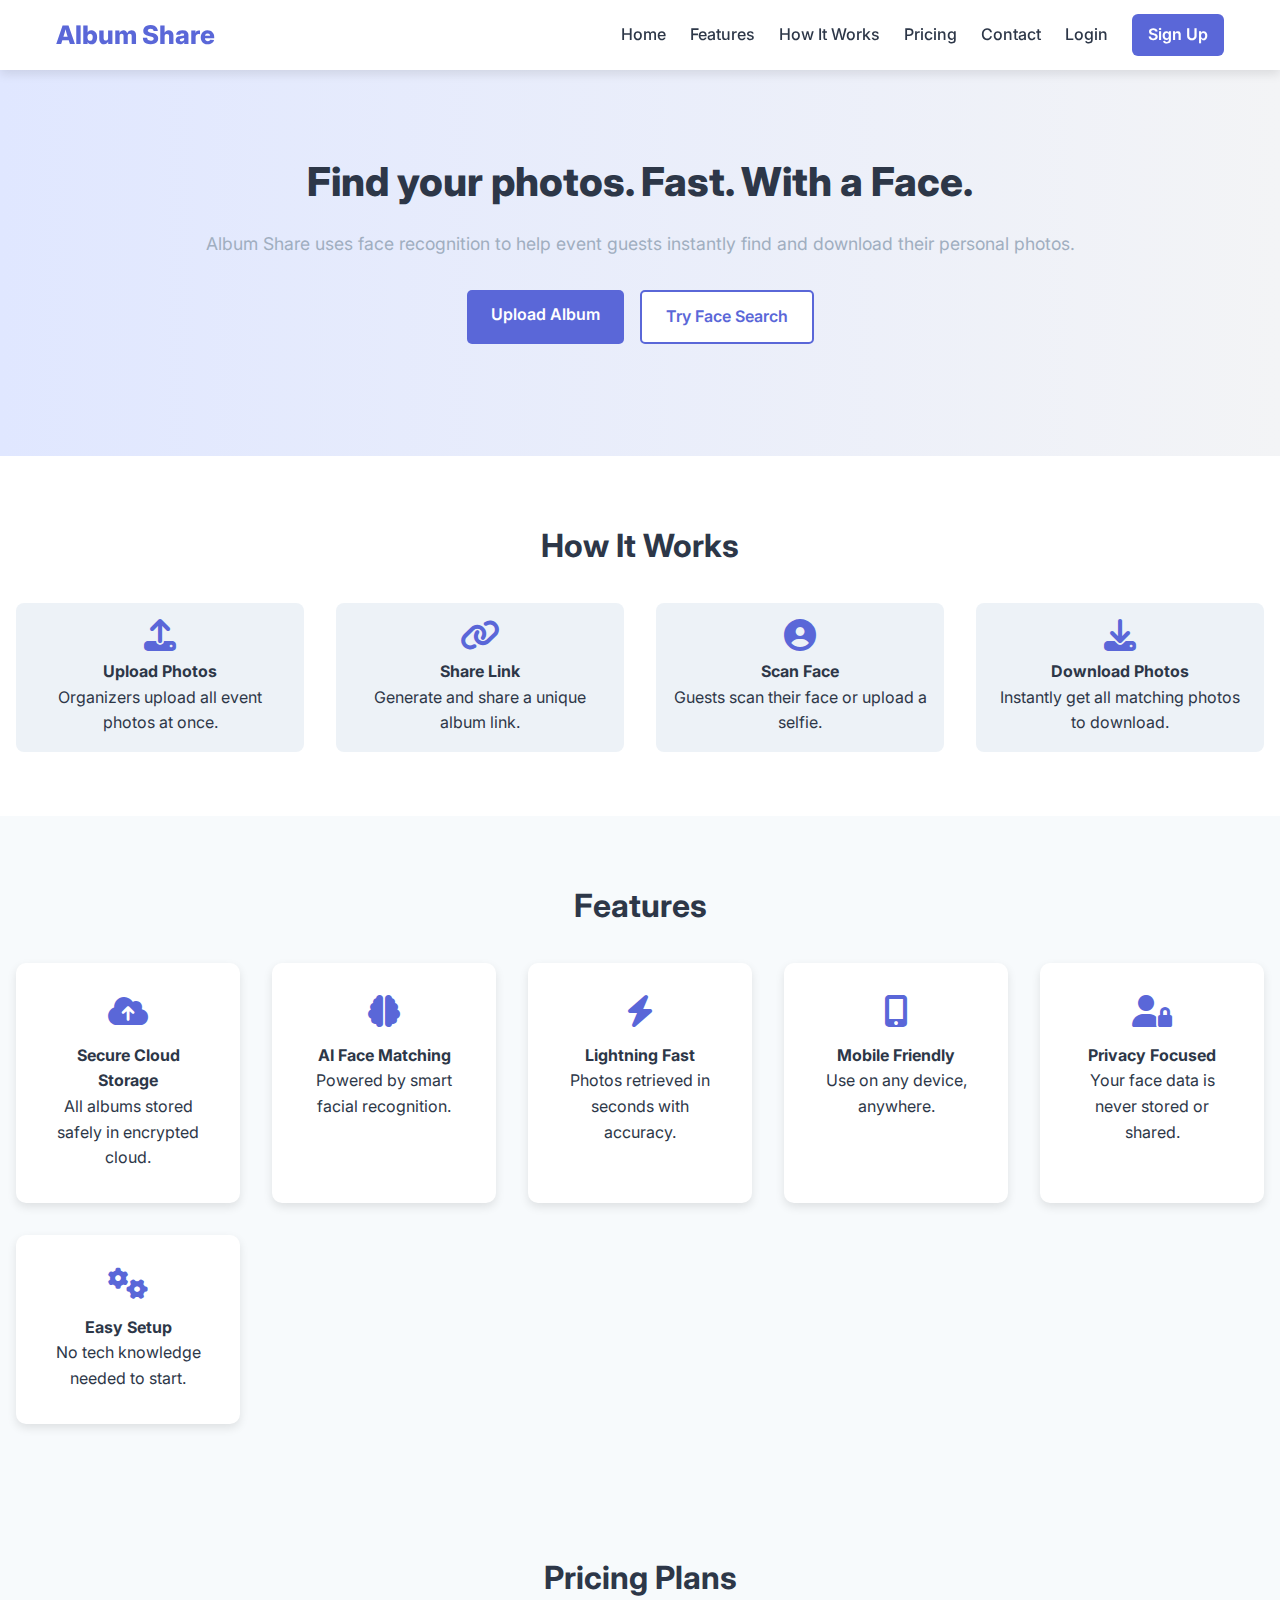
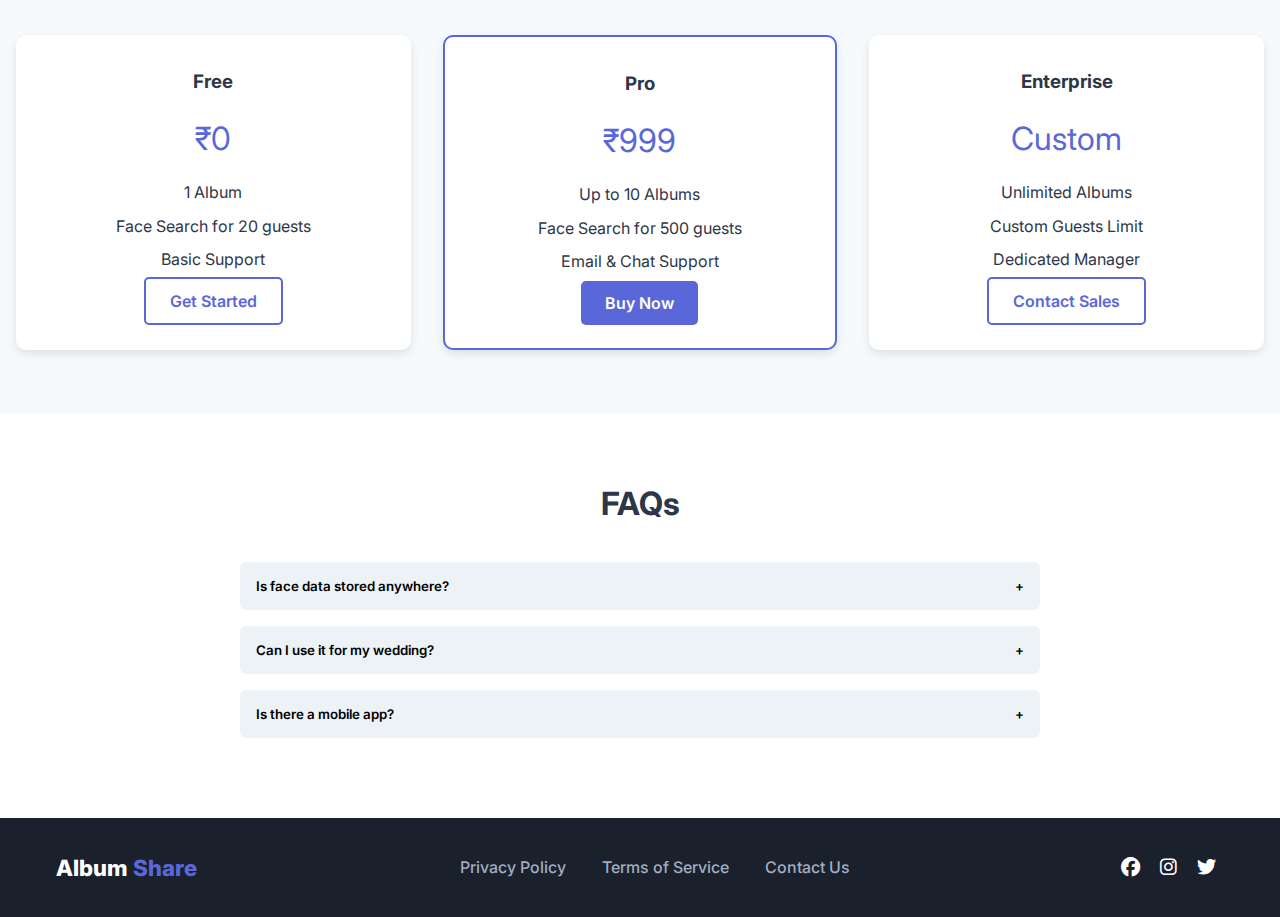
<file: Landing_Page/index.html>
<!DOCTYPE html>
<html lang="en">
<head>
  <meta charset="UTF-8" />
  <meta name="viewport" content="width=device-width, initial-scale=1.0" />
  <title>Album Share - Landing Page</title>
  <link href="https://fonts.googleapis.com/css2?family=Inter:wght@400;600;800&display=swap" rel="stylesheet">
  <link rel="stylesheet" href="https://cdnjs.cloudflare.com/ajax/libs/font-awesome/6.5.0/css/all.min.css">
  <link rel="stylesheet" href="style.css" />
</head>
<body>
  <!-- Header -->
  <header class="navbar">
    <div class="container nav-content">
      <div class="logo">Album Share</div>
      <nav class="nav-links" id="navLinks">
        <a href="#home">Home</a>
        <a href="#features">Features</a>
        <a href="#how">How It Works</a>
        <a href="#pricing">Pricing</a>
        <a href="#contact">Contact</a>
        <a href="#login" class="login">Login</a>
        <a href="#signup" class="signup">Sign Up</a>
      </nav>
      <div class="hamburger" onclick="toggleNav()">
        <i class="fas fa-bars"></i>
      </div>
    </div>
  </header>

  <!-- Hero -->
  <section class="hero" id="home">
    <div class="container hero-content">
      <h1>Find your photos. Fast. With a Face.</h1>
      <p>Album Share uses face recognition to help event guests instantly find and download their personal photos.</p>
      <div class="cta-buttons">
        <a href="#upload" class="btn primary">Upload Album</a>
        <a href="#try" class="btn secondary">Try Face Search</a>
      </div>
      <div class="hero-image">
       
      </div>
    </div>
  </section>

  <!-- How It Works -->
  <section class="how-it-works" id="how">
    <h2>How It Works</h2>
    <div class="steps">
      <div class="step">
        <i class="fas fa-upload"></i>
        <h4>Upload Photos</h4>
        <p>Organizers upload all event photos at once.</p>
      </div>
      <div class="step">
        <i class="fas fa-link"></i>
        <h4>Share Link</h4>
        <p>Generate and share a unique album link.</p>
      </div>
      <div class="step">
        <i class="fas fa-user-circle"></i>
        <h4>Scan Face</h4>
        <p>Guests scan their face or upload a selfie.</p>
      </div>
      <div class="step">
        <i class="fas fa-download"></i>
        <h4>Download Photos</h4>
        <p>Instantly get all matching photos to download.</p>
      </div>
    </div>
  </section>

  <!-- Features -->
  <section class="features" id="features">
    <h2>Features</h2>
    <div class="feature-cards">
      <div class="feature">
        <i class="fas fa-cloud-upload-alt"></i>
        <h4>Secure Cloud Storage</h4>
        <p>All albums stored safely in encrypted cloud.</p>
      </div>
      <div class="feature">
        <i class="fas fa-brain"></i>
        <h4>AI Face Matching</h4>
        <p>Powered by smart facial recognition.</p>
      </div>
      <div class="feature">
        <i class="fas fa-bolt"></i>
        <h4>Lightning Fast</h4>
        <p>Photos retrieved in seconds with accuracy.</p>
      </div>
      <div class="feature">
        <i class="fas fa-mobile-alt"></i>
        <h4>Mobile Friendly</h4>
        <p>Use on any device, anywhere.</p>
      </div>
      <div class="feature">
        <i class="fas fa-user-lock"></i>
        <h4>Privacy Focused</h4>
        <p>Your face data is never stored or shared.</p>
      </div>
      <div class="feature">
        <i class="fas fa-cogs"></i>
        <h4>Easy Setup</h4>
        <p>No tech knowledge needed to start.</p>
      </div>
    </div>
  </section>


  <!-- Pricing -->
  <section class="pricing" id="pricing">
    <h2>Pricing Plans</h2>
    <div class="pricing-cards">
      <div class="price-card">
        <h3>Free</h3>
        <p class="price">₹0</p>
        <ul>
          <li>1 Album</li>
          <li>Face Search for 20 guests</li>
          <li>Basic Support</li>
        </ul>
        <a href="#" class="btn secondary">Get Started</a>
      </div>
      <div class="price-card popular">
        <h3>Pro</h3>
        <p class="price">₹999</p>
        <ul>
          <li>Up to 10 Albums</li>
          <li>Face Search for 500 guests</li>
          <li>Email & Chat Support</li>
        </ul>
        <a href="#" class="btn primary">Buy Now</a>
      </div>
      <div class="price-card">
        <h3>Enterprise</h3>
        <p class="price">Custom</p>
        <ul>
          <li>Unlimited Albums</li>
          <li>Custom Guests Limit</li>
          <li>Dedicated Manager</li>
        </ul>
        <a href="#" class="btn secondary">Contact Sales</a>
      </div>
    </div>
  </section>

  <!-- FAQ -->
  <section class="faq" id="faq">
    <h2>FAQs</h2>
    <div class="faq-item">
      <button class="question">Is face data stored anywhere?<span>+</span></button>
      <div class="answer">No, face data is processed securely in real-time and never saved.</div>
    </div>
    <div class="faq-item">
      <button class="question">Can I use it for my wedding?<span>+</span></button>
      <div class="answer">Absolutely! Album Share is perfect for weddings and private events.</div>
    </div>
    <div class="faq-item">
      <button class="question">Is there a mobile app?<span>+</span></button>
      <div class="answer">A web app is fully responsive and mobile-friendly. Native apps are coming soon.</div>
    </div>
  </section>

  <!-- Footer -->
  <footer class="footer" id="contact">
    <div class="container footer-content">
      <div class="footer-logo">Album <span>Share</span></div>
      <div class="footer-links">
        <a href="#">Privacy Policy</a>
        <a href="#">Terms of Service</a>
        <a href="#">Contact Us</a>
      </div>
      <div class="footer-socials">
        <a href="#"><i class="fab fa-facebook"></i></a>
        <a href="#"><i class="fab fa-instagram"></i></a>
        <a href="#"><i class="fab fa-twitter"></i></a>
      </div>
    </div>
  </footer>

  <script>
    function toggleNav() {
      const nav = document.getElementById('navLinks');
      nav.classList.toggle('active');
    }

    const questions = document.querySelectorAll('.question');
    questions.forEach(q => q.addEventListener('click', () => {
      q.classList.toggle('open');
      const answer = q.nextElementSibling;
      answer.style.display = answer.style.display === 'block' ? 'none' : 'block';
    }));
  </script>
</body>
</html>
</file>
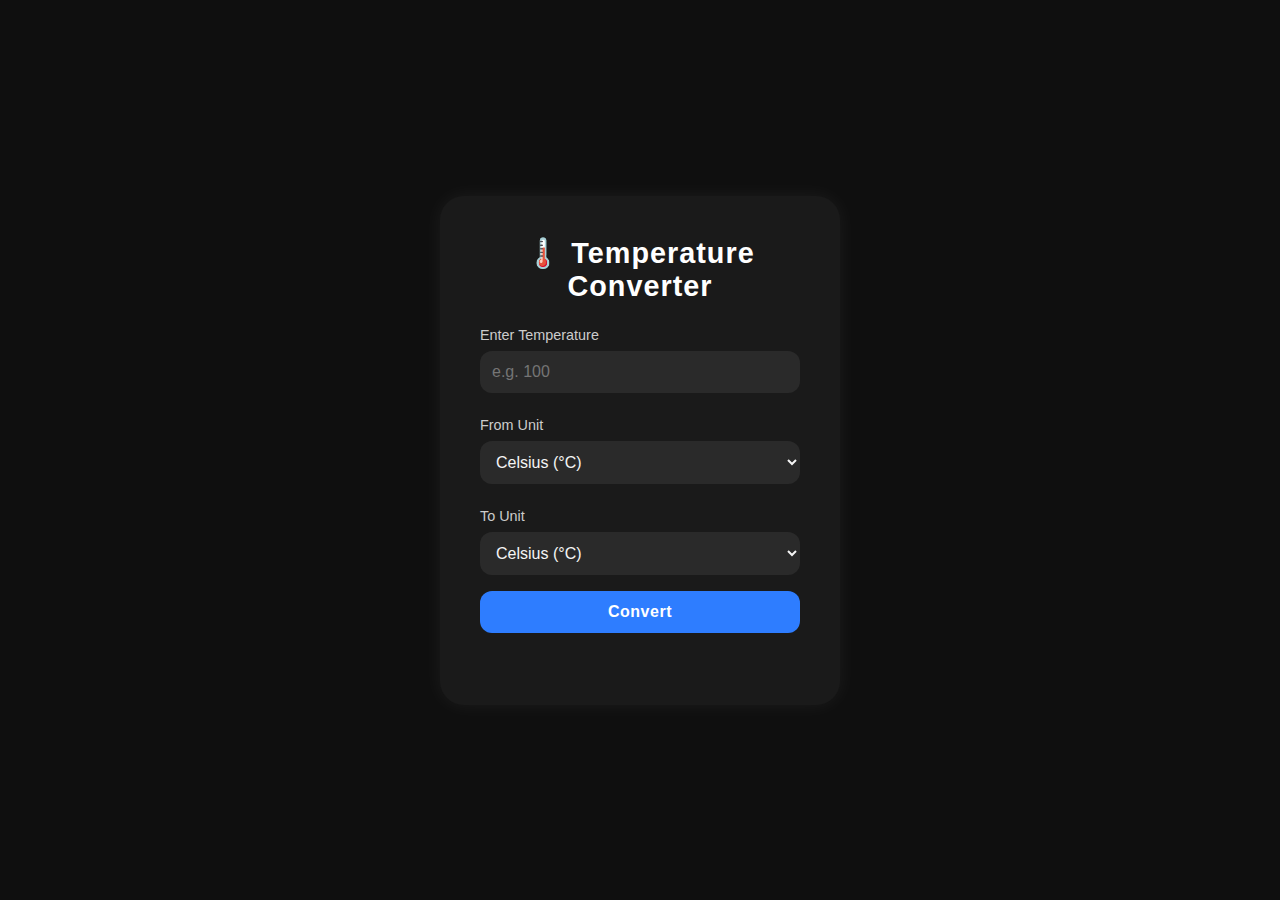
<file: Temperature_Converter/index.html>
<!DOCTYPE html>
<html lang="en">
<head>
  <meta charset="UTF-8" />
  <meta name="viewport" content="width=device-width, initial-scale=1.0"/>
  <title>Temperature Converter</title>
  <style>
    /* Reset and base styling */
    * {
      margin: 0;
      padding: 0;
      box-sizing: border-box;
    }

    body {
      font-family: 'Inter', sans-serif;
      background-color: #0f0f0f;
      color: #eaeaea;
      display: flex;
      align-items: center;
      justify-content: center;
      height: 100vh;
      padding: 1rem;
    }

    .container {
      background: #1a1a1a;
      padding: 2.5rem;
      border-radius: 1.5rem;
      box-shadow: 0 0 20px rgba(255, 255, 255, 0.06);
      width: 100%;
      max-width: 400px;
      text-align: center;
    }

    h2 {
      font-size: 1.8rem;
      margin-bottom: 1.5rem;
      color: #ffffff;
      letter-spacing: 1px;
    }

    input, select, button {
      width: 100%;
      padding: 0.75rem;
      margin: 0.5rem 0;
      border: none;
      border-radius: 0.75rem;
      background: #2a2a2a;
      color: #f5f5f5;
      font-size: 1rem;
      outline: none;
    }

    button {
      background-color: #2e7dff;
      color: white;
      font-weight: 600;
      letter-spacing: 0.5px;
      transition: background-color 0.3s ease;
      cursor: pointer;
    }

    button:hover {
      background-color: #1a5ed8;
    }

    .result {
      margin-top: 1.5rem;
      font-size: 1.3rem;
      font-weight: 500;
      color: #00e676;
    }

    label {
      display: block;
      margin-top: 1rem;
      text-align: left;
      font-size: 0.9rem;
      color: #ccc;
    }
  </style>
</head>
<body>

  <div class="container">
    <h2>🌡️ Temperature Converter</h2>
    
    <label for="temperature">Enter Temperature</label>
    <input type="number" id="temperature" placeholder="e.g. 100" />

    <label for="fromUnit">From Unit</label>
    <select id="fromUnit">
      <option value="C">Celsius (°C)</option>
      <option value="F">Fahrenheit (°F)</option>
      <option value="K">Kelvin (K)</option>
    </select>

    <label for="toUnit">To Unit</label>
    <select id="toUnit">
      <option value="C">Celsius (°C)</option>
      <option value="F">Fahrenheit (°F)</option>
      <option value="K">Kelvin (K)</option>
    </select>

    <button onclick="convertTemp()">Convert</button>

    <div class="result" id="result"></div>
  </div>

  <script>
    function convertTemp() {
      const tempInput = document.getElementById("temperature").value;
      const from = document.getElementById("fromUnit").value;
      const to = document.getElementById("toUnit").value;
      const resultBox = document.getElementById("result");

      let temp = parseFloat(tempInput);

      if (isNaN(temp)) {
        resultBox.textContent = "⚠️ Please enter a valid number!";
        resultBox.style.color = "#ff5252";
        return;
      }

      // Convert to Celsius
      if (from === "F") temp = (temp - 32) * 5 / 9;
      else if (from === "K") temp = temp - 273.15;

      // Convert from Celsius to desired unit
      let finalTemp;
      if (to === "C") finalTemp = temp;
      else if (to === "F") finalTemp = (temp * 9 / 5) + 32;
      else if (to === "K") finalTemp = temp + 273.15;

      resultBox.textContent = `✅ Converted: ${finalTemp.toFixed(2)} °${to}`;
      resultBox.style.color = "#00e676";
    }
  </script>

</body>
</html>
</file>
<file: Landing_Page/style.css>
:root {
  --primary: #5A67D8;
  --secondary: #667EEA;
  --dark: #1A202C;
  --light: #F7FAFC;
  --gray: #A0AEC0;
  --text: #2D3748;
  --shadow: rgba(0, 0, 0, 0.1);
}

* {
  margin: 0;
  padding: 0;
  box-sizing: border-box;
  scroll-behavior: smooth;
  font-family: 'Inter', sans-serif;
}

body {
  background: var(--light);
  color: var(--text);
  line-height: 1.6;
}

.container {
  max-width: 1200px;
  margin: 0 auto;
  padding: 0 1rem;
}

/* Navbar */
.navbar {
  background: white;
  box-shadow: 0 4px 10px var(--shadow);
  position: sticky;
  top: 0;
  z-index: 1000;
}
.nav-content {
  display: flex;
  justify-content: space-between;
  align-items: center;
  height: 70px;
}
.logo {
  font-size: 1.6rem;
  font-weight: 800;
  color: var(--primary);
}
.logo span {
  color: var(--secondary);
}
.nav-links {
  display: flex;
  gap: 1.5rem;
  align-items: center;
}
.nav-links a {
  text-decoration: none;
  color: var(--text);
  font-weight: 500;
  transition: color 0.3s;
}
.nav-links a:hover {
  color: var(--primary);
}
.nav-links .signup {
  background: var(--primary);
  color: white;
  padding: 0.5rem 1rem;
  border-radius: 6px;
  font-weight: 600;
}
.hamburger {
  display: none;
  font-size: 1.5rem;
  cursor: pointer;
}

/* Hero Section */
.hero {
  background: linear-gradient(to right, #e0e7ff, #f3f4f6);
  padding: 5rem 1rem;
  text-align: center;
}
.hero-content h1 {
  font-size: 2.5rem;
  margin-bottom: 1rem;
  font-weight: 800;
}
.hero-content p {
  font-size: 1.1rem;
  color: var(--gray);
  margin-bottom: 2rem;
}
.cta-buttons {
  display: flex;
  gap: 1rem;
  justify-content: center;
  flex-wrap: wrap;
  margin-bottom: 2rem;
}
.btn {
  padding: 0.75rem 1.5rem;
  border-radius: 5px;
  text-decoration: none;
  font-weight: 600;
  transition: all 0.3s;
}
.primary {
  background: var(--primary);
  color: white;
}
.primary:hover {
  background: var(--secondary);
}
.secondary {
  background: white;
  border: 2px solid var(--primary);
  color: var(--primary);
}
.secondary:hover {
  background: var(--primary);
  color: white;
}
.hero-image img {
  width: 100%;
  max-width: 500px;
  margin-top: 2rem;
  border-radius: 10px;
  box-shadow: 0 8px 20px var(--shadow);
}

/* How It Works */
.how-it-works {
  padding: 4rem 1rem;
  background: white;
  text-align: center;
}
.how-it-works h2 {
  font-size: 2rem;
  margin-bottom: 2rem;
}
.steps {
  display: grid;
  grid-template-columns: repeat(auto-fit, minmax(200px, 1fr));
  gap: 2rem;
}
.step {
  padding: 1rem;
  background: #edf2f7;
  border-radius: 8px;
  transition: transform 0.3s;
}
.step:hover {
  transform: translateY(-5px);
}
.step i {
  font-size: 2rem;
  color: var(--primary);
  margin-bottom: 0.5rem;
}

/* Features */
.features {
  padding: 4rem 1rem;
  background: #f7fafc;
  text-align: center;
}
.features h2 {
  font-size: 2rem;
  margin-bottom: 2rem;
}
.feature-cards {
  display: grid;
  grid-template-columns: repeat(auto-fit, minmax(220px, 1fr));
  gap: 2rem;
}
.feature {
  background: white;
  padding: 2rem;
  border-radius: 10px;
  box-shadow: 0 4px 10px var(--shadow);
  transition: transform 0.3s;
}
.feature:hover {
  transform: translateY(-5px);
}
.feature i {
  font-size: 2rem;
  color: var(--primary);
  margin-bottom: 1rem;
}

/* Testimonials */
.testimonials {
  padding: 4rem 1rem;
  background: white;
  text-align: center;
}
.testimonials h2 {
  font-size: 2rem;
  margin-bottom: 2rem;
}
.testimonial-cards {
  display: grid;
  grid-template-columns: repeat(auto-fit, minmax(260px, 1fr));
  gap: 2rem;
}
.testimonial {
  background: #edf2f7;
  padding: 2rem;
  border-radius: 10px;
  font-style: italic;
  position: relative;
}
.testimonial img {
  width: 50px;
  border-radius: 50%;
  margin-bottom: 1rem;
}
.testimonial h5 {
  margin-top: 1rem;
  font-weight: 600;
  color: var(--text);
}

/* Pricing */
.pricing {
  padding: 4rem 1rem;
  background: #f7fafc;
  text-align: center;
}
.pricing h2 {
  font-size: 2rem;
  margin-bottom: 2rem;
}
.pricing-cards {
  display: grid;
  grid-template-columns: repeat(auto-fit, minmax(250px, 1fr));
  gap: 2rem;
}
.price-card {
  background: white;
  padding: 2rem;
  border-radius: 10px;
  box-shadow: 0 4px 10px var(--shadow);
  transition: transform 0.3s;
}
.price-card.popular {
  border: 2px solid var(--primary);
}
.price-card:hover {
  transform: translateY(-5px);
}
.price {
  font-size: 2rem;
  color: var(--primary);
  margin: 1rem 0;
}
.price-card ul {
  list-style: none;
  margin-bottom: 1rem;
}
.price-card ul li {
  margin: 0.5rem 0;
}

/* FAQ */
.faq {
  padding: 4rem 1rem;
  background: white;
  text-align: center;
}
.faq h2 {
  font-size: 2rem;
  margin-bottom: 2rem;
}
.faq-item {
  margin-bottom: 1rem;
  text-align: left;
  max-width: 800px;
  margin-inline: auto;
}
.question {
  background: #edf2f7;
  padding: 1rem;
  font-weight: 600;
  border: none;
  width: 100%;
  text-align: left;
  cursor: pointer;
  border-radius: 6px;
  display: flex;
  justify-content: space-between;
  align-items: center;
}
.answer {
  display: none;
  padding: 1rem;
  background: #f7fafc;
  border-radius: 6px;
}

/* Footer */
.footer {
  background: var(--dark);
  color: white;
  padding: 2rem 1rem;
}
.footer-content {
  display: flex;
  justify-content: space-between;
  align-items: center;
  flex-wrap: wrap;
  gap: 1rem;
}
.footer-logo {
  font-size: 1.4rem;
  font-weight: 800;
}
.footer-logo span {
  color: var(--primary);
}
.footer-links a {
  margin: 0 1rem;
  text-decoration: none;
  color: var(--gray);
  font-weight: 500;
}
.footer-socials a {
  margin: 0 0.5rem;
  color: white;
  font-size: 1.2rem;
}

/* Responsive */
@media (max-width: 768px) {
  .nav-links {
    display: none;
    flex-direction: column;
    background: white;
    position: absolute;
    top: 70px;
    right: 0;
    padding: 1rem;
    box-shadow: 0 4px 8px var(--shadow);
    width: 200px;
  }
  .nav-links.active {
    display: flex;
  }
  .hamburger {
    display: block;
  }
  .hero-content h1 {
    font-size: 2rem;
  }
}
</file>
